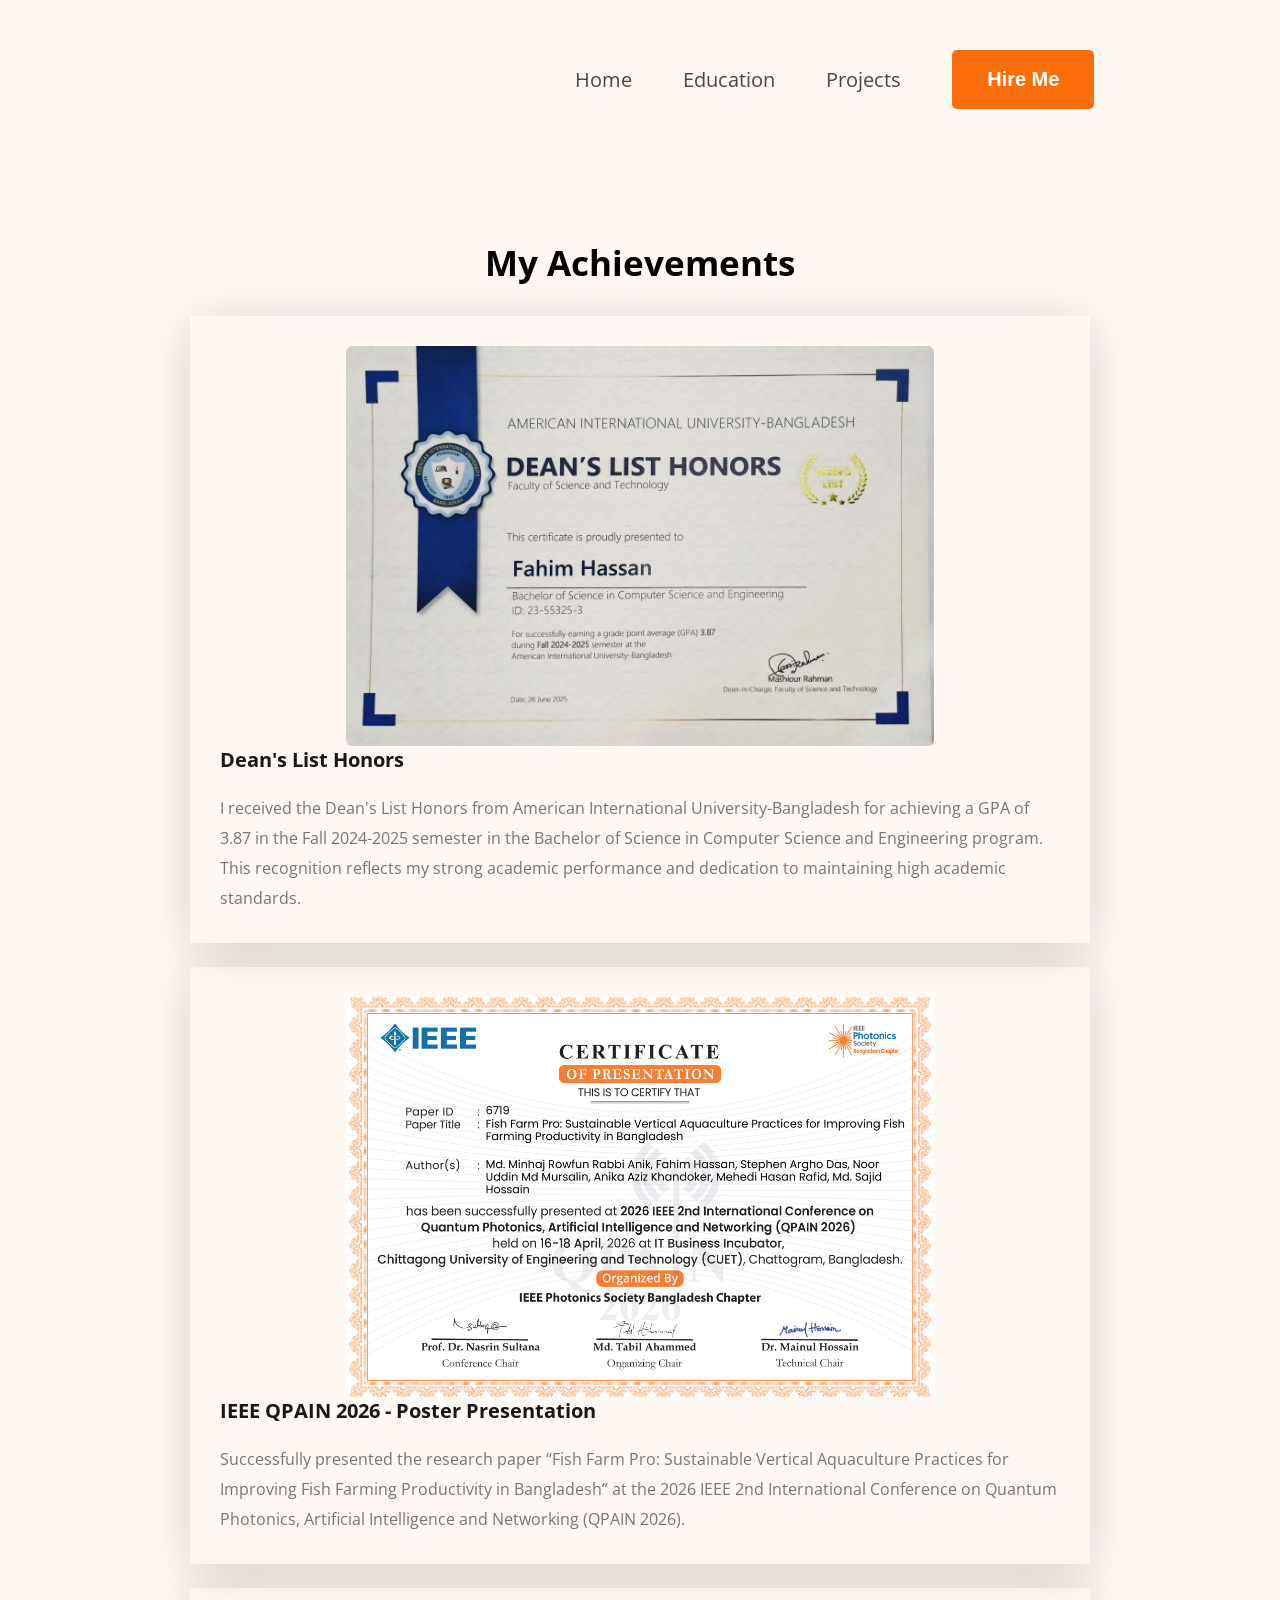
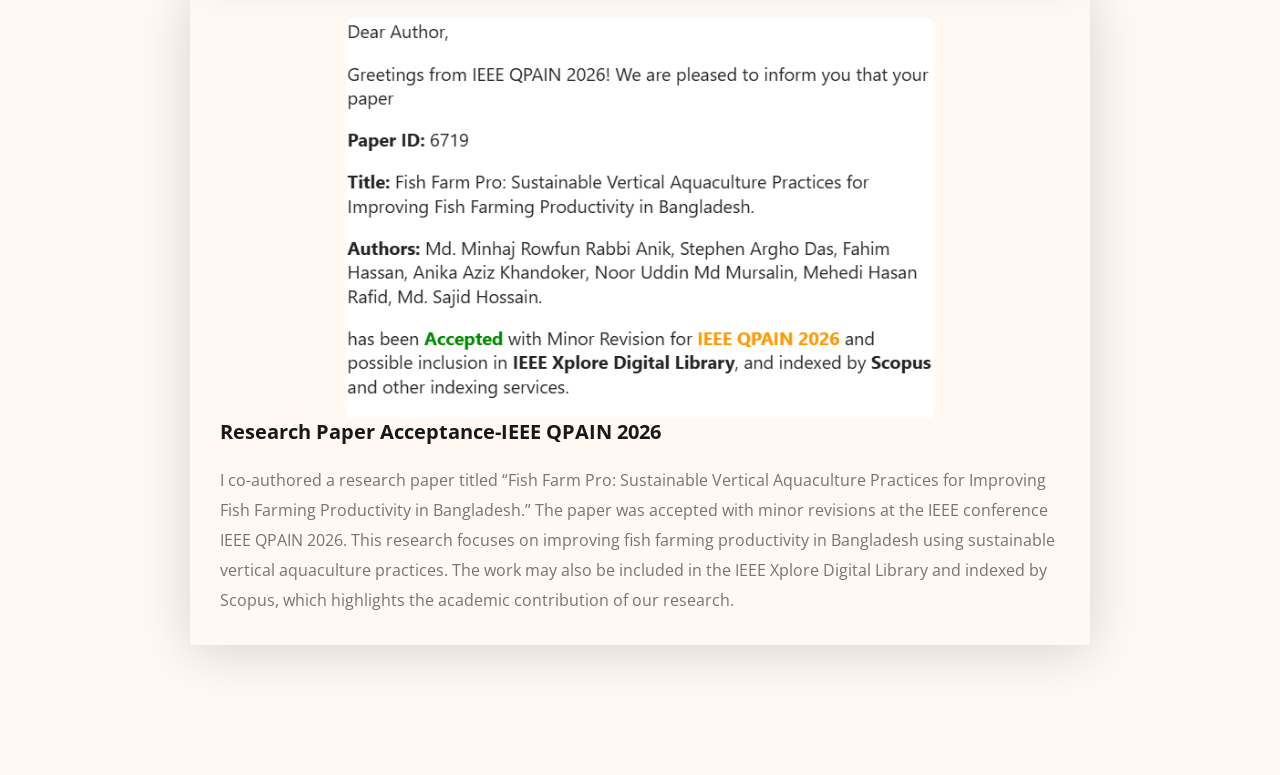
<file: achievements.html>
<!DOCTYPE html>
<html lang="en">
<head>
    <meta charset="UTF-8">
    <meta name="viewport" content="width=device-width, initial-scale=1.0">
    <title>Achievements</title>
    <link rel="preconnect" href="https://fonts.googleapis.com">
    <link rel="preconnect" href="https://fonts.gstatic.com" crossorigin>
    <link href="https://fonts.googleapis.com/css2?family=Open+Sans:ital,wght@0,300..800;1,300..800&display=swap" rel="stylesheet">
    <link rel="stylesheet" href="styles/education-card.css">
</head>
<body class="font-open-sans">
    <header>
        <nav>
                <ul class="menu">
                    <li><a href="index.html">Home</a></li>
                    <li><a href="education-card.html">Education</a></li>
                    <li><a href="projects.html">Projects</a></li>
                    <!-- <li><a href="">Achievements</a></li> -->
                    <li><a href="https://www.linkedin.com/in/fahim-hassan-341258252/"><button class="btn">Hire Me</button></a></li>
                </ul>
            
        </nav>
        
    </header>
    <section  id="skills">
        <div class="skills-container" >
            <div class="section-heading"> 
                <h2>My Achievements</h2>
                <!-- <p>Lorem ipsum dolor sit amet?</p> -->
            </div>
            <div class="skills-box">
                <div class="skill-card">
                    <img src="images/Deans.jpg" alt="">
                    <h3>Dean's List Honors</h3>
                    <p>I received the Dean's List Honors from American International University-Bangladesh for achieving a GPA of 3.87 in the Fall 2024-2025 semester in the Bachelor of Science in Computer Science and Engineering program. This recognition reflects my strong academic performance and dedication to maintaining high academic standards.</p>
                </div>
                <div class="skill-card">
                    <img src="images/QpainPoster.png" alt="">
                    <h3>IEEE QPAIN 2026 - Poster Presentation</h3>
                    <p>Successfully presented the research paper “Fish Farm Pro: Sustainable Vertical Aquaculture Practices for Improving Fish Farming Productivity in Bangladesh” at the 2026 IEEE 2nd International Conference on Quantum Photonics, Artificial Intelligence and Networking (QPAIN 2026).</p>
                </div>
                 <div class="skill-card">
                    <img src="images/IEEE_papaer.png" alt="">
                    <h3>Research Paper Acceptance-IEEE QPAIN 2026</h3>
                    <p>I co-authored a research paper titled “Fish Farm Pro: Sustainable Vertical Aquaculture Practices for Improving Fish Farming Productivity in Bangladesh.” The paper was accepted with minor revisions at the IEEE conference IEEE QPAIN 2026. This research focuses on improving fish farming productivity in Bangladesh using sustainable vertical aquaculture practices. The work may also be included in the IEEE Xplore Digital Library and indexed by Scopus, which highlights the academic contribution of our research.</p>
                </div>
                <!-- <div class="skill-card">
                    <img src="images/SSC.jpeg" alt="">
                    <h3>Secondary School Certificate (SSC)</h3>
                    <p>I completed my Secondary School Certificate (SSC) in 2019 from <strong>Shibganj Govt. Model High School, Nawabganj</strong> under the Board of Intermediate and Secondary Education, Rajshahi. I achieved a GPA of 5.00/5.00 in the Science group.</p>
                </div> -->
                <!-- <div class="skill-card">
                    <img src="images/JSC.jpeg" alt="">
                    <h3>Junior School Certificate (JSC)</h3>
                    <p>I completed my Junior School Certificate (JSC) in 2016 from <strong>Shibganj Govt. Model High School, Nawabganj</strong> under the Board of Intermediate and Secondary Education, Rajshahi. I achieved a GPA of 5.00/5.00.</p>
                </div> -->
            </div>
        </div>

    </section>
</body>
</html>
</file>
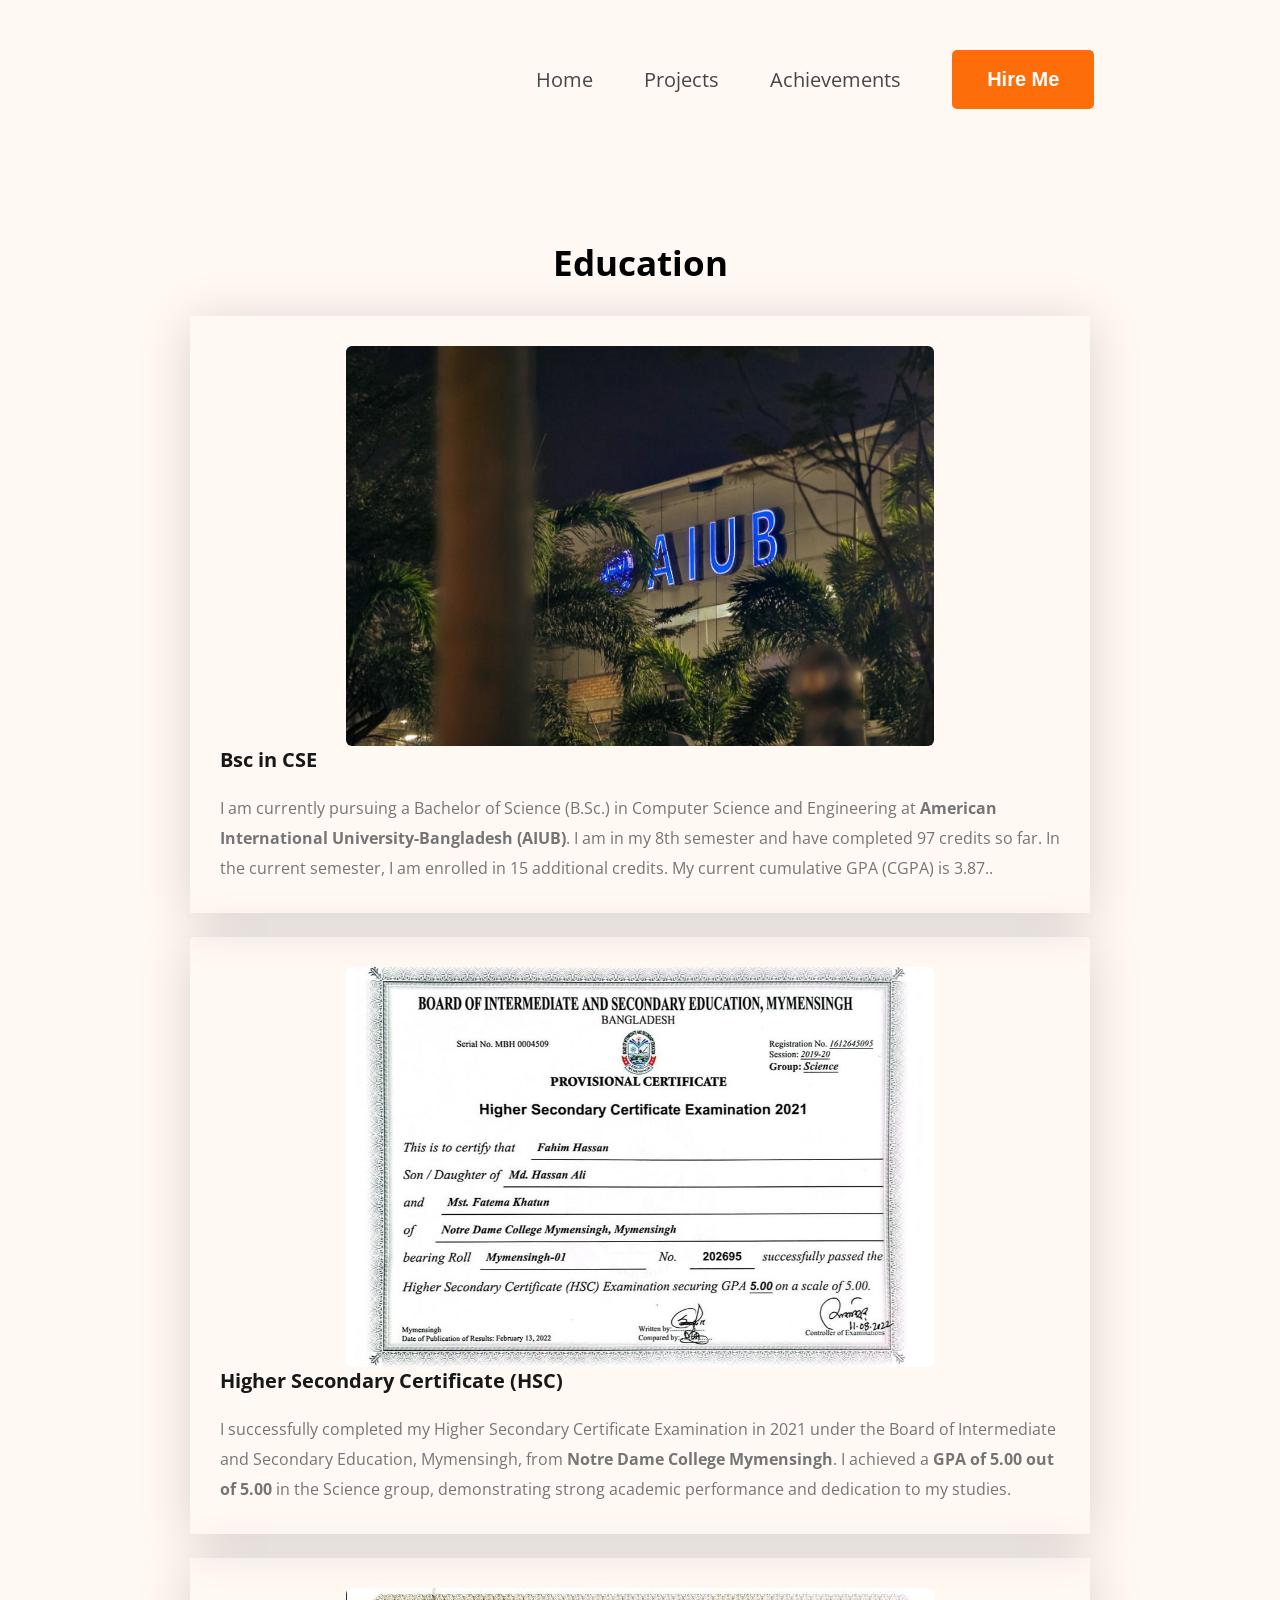
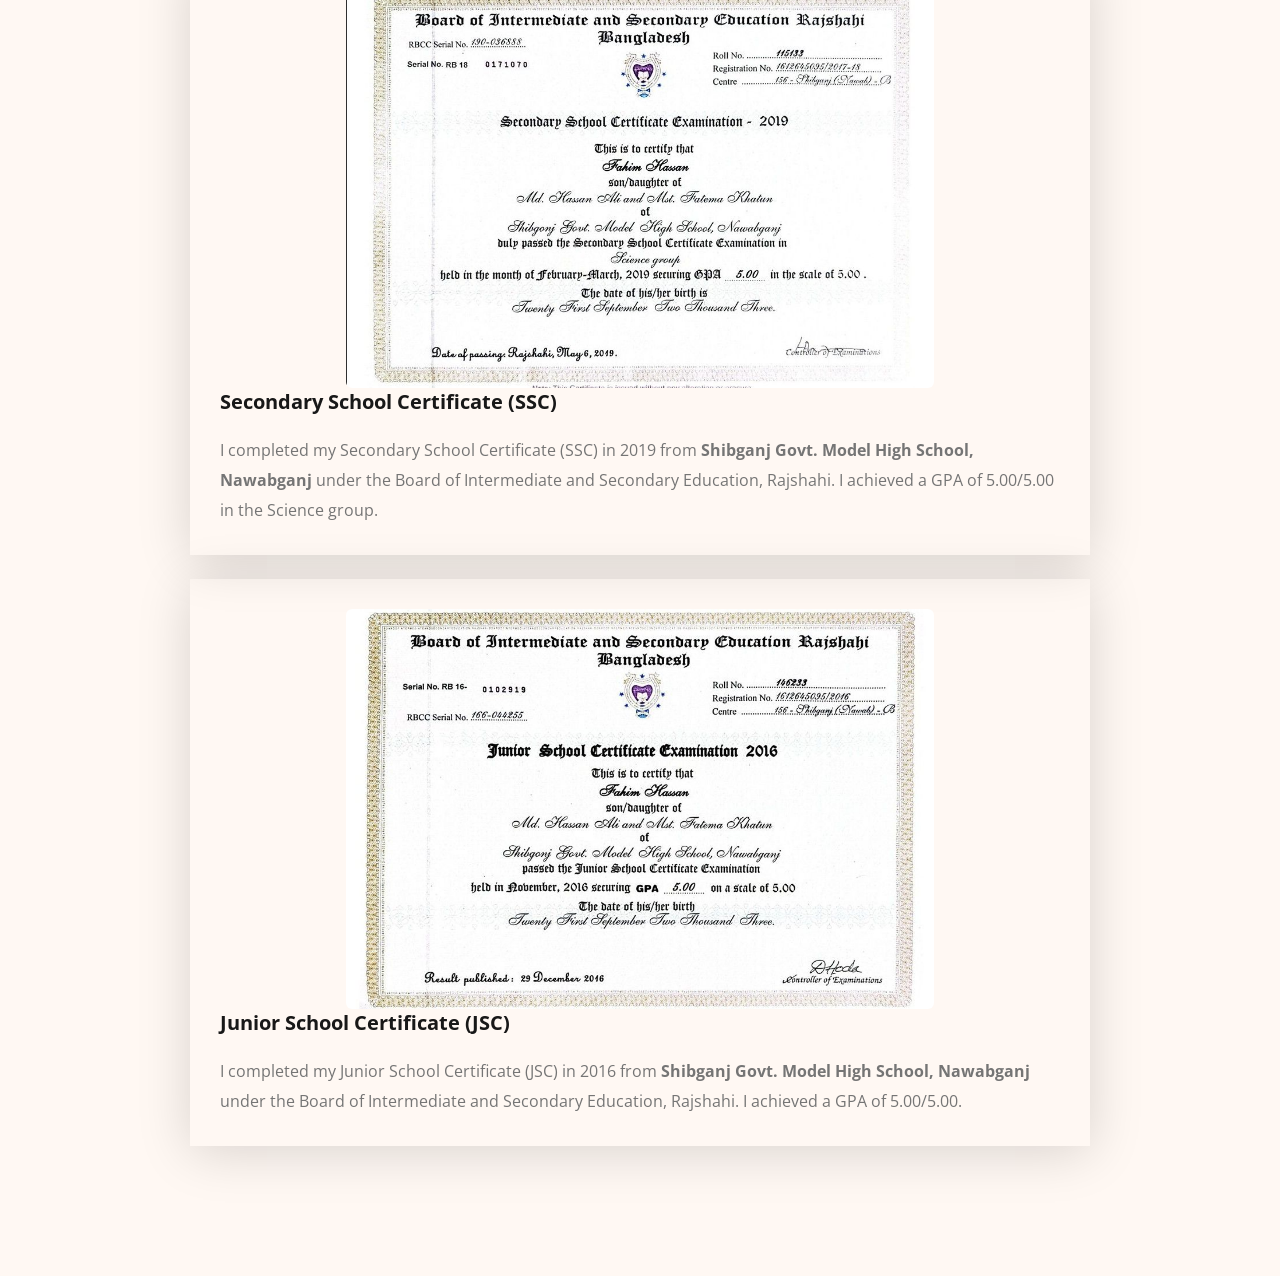
<file: education-card.html>
<!DOCTYPE html>
<html lang="en">
<head>
    <meta charset="UTF-8">
    <meta name="viewport" content="width=device-width, initial-scale=1.0">
    <title>Education</title>
    <link rel="preconnect" href="https://fonts.googleapis.com">
    <link rel="preconnect" href="https://fonts.gstatic.com" crossorigin>
    <link href="https://fonts.googleapis.com/css2?family=Open+Sans:ital,wght@0,300..800;1,300..800&display=swap" rel="stylesheet">
    <link rel="stylesheet" href="styles/education-card.css">
</head>
<body class="font-open-sans">
    <header>
        <nav>
                <ul class="menu">
                    <li><a href="index.html">Home</a></li>
                    <!-- <li><a href="education-card.html">Education</a></li> -->
                    <li><a href="projects.html">Projects</a></li>
                    <li><a href="achievements.html">Achievements</a></li>
                    <li><a href="https://www.linkedin.com/in/fahim-hassan-341258252/"><button class="btn">Hire Me</button></a></li>
                </ul>
            
        </nav>
        
    </header>
    <section  id="skills">
        <div class="skills-container" >
            <div class="section-heading"> 
                <h2>Education</h2>
                <!-- <p>Lorem ipsum dolor sit amet?</p> -->
            </div>
            <div class="skills-box">
                <div class="skill-card">
                    <img src="images/aiub.jpg" alt="">
                    <h3>Bsc in CSE</h3>
                    <p>I am currently pursuing a Bachelor of Science (B.Sc.) in Computer Science and Engineering at <strong> American International University-Bangladesh (AIUB)</strong>. I am in my 8th semester and have completed 97 credits so far. In the current semester, I am enrolled in 15 additional credits. My current cumulative GPA (CGPA) is 3.87..</p>
                </div>
                <div class="skill-card">
                    <img src="images/HSC.jpeg" alt="">
                    <h3>Higher Secondary Certificate (HSC)</h3>
                    <p>I successfully completed my Higher Secondary Certificate Examination in 2021 under the Board of Intermediate and Secondary Education, Mymensingh, from <strong>Notre Dame College Mymensingh</strong>. I achieved a <strong>GPA of 5.00 out of 5.00</strong> in the Science group, demonstrating strong academic performance and dedication to my studies.</p>
                </div>
                <div class="skill-card">
                    <img src="images/SSC.jpeg" alt="">
                    <h3>Secondary School Certificate (SSC)</h3>
                    <p>I completed my Secondary School Certificate (SSC) in 2019 from <strong>Shibganj Govt. Model High School, Nawabganj</strong> under the Board of Intermediate and Secondary Education, Rajshahi. I achieved a GPA of 5.00/5.00 in the Science group.</p>
                </div>
                <div class="skill-card">
                    <img src="images/JSC.jpeg" alt="">
                    <h3>Junior School Certificate (JSC)</h3>
                    <p>I completed my Junior School Certificate (JSC) in 2016 from <strong>Shibganj Govt. Model High School, Nawabganj</strong> under the Board of Intermediate and Secondary Education, Rajshahi. I achieved a GPA of 5.00/5.00.</p>
                </div>
            </div>
        </div>

    </section>
</body>
</html>
</file>
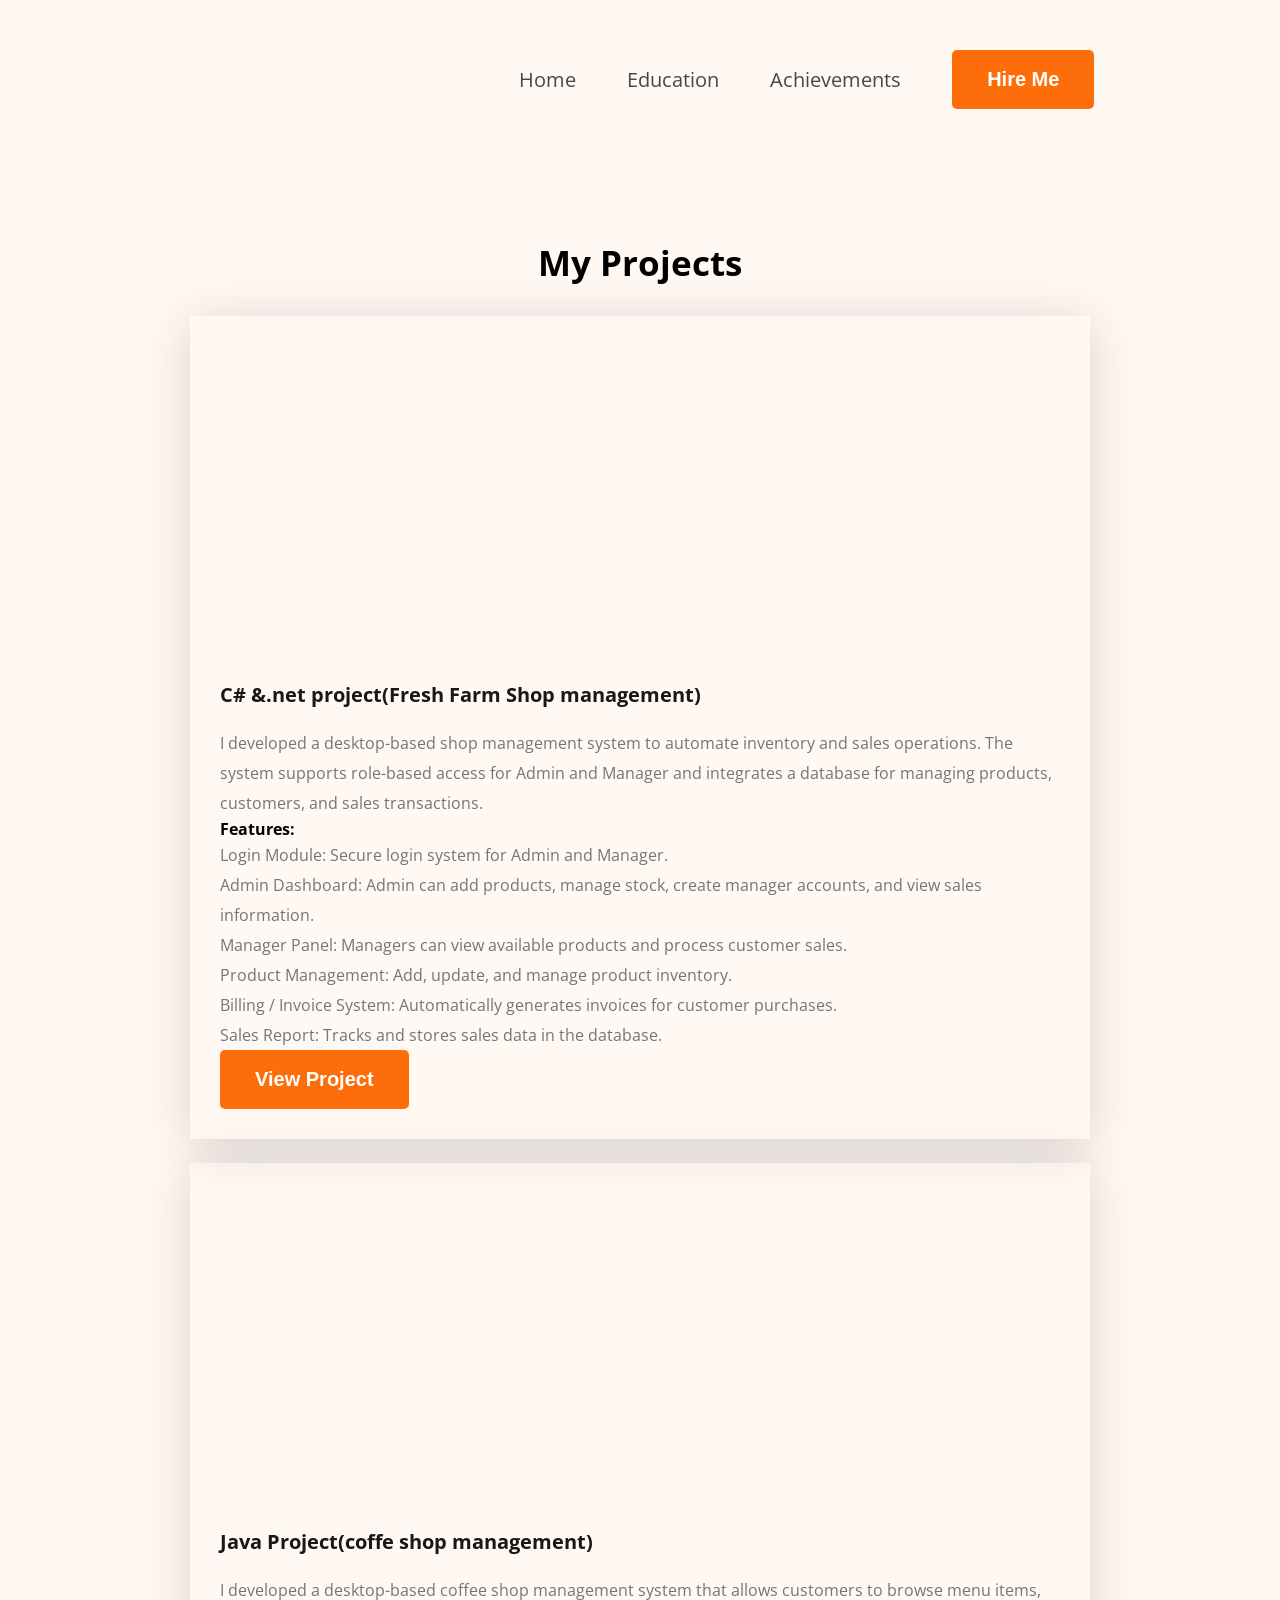
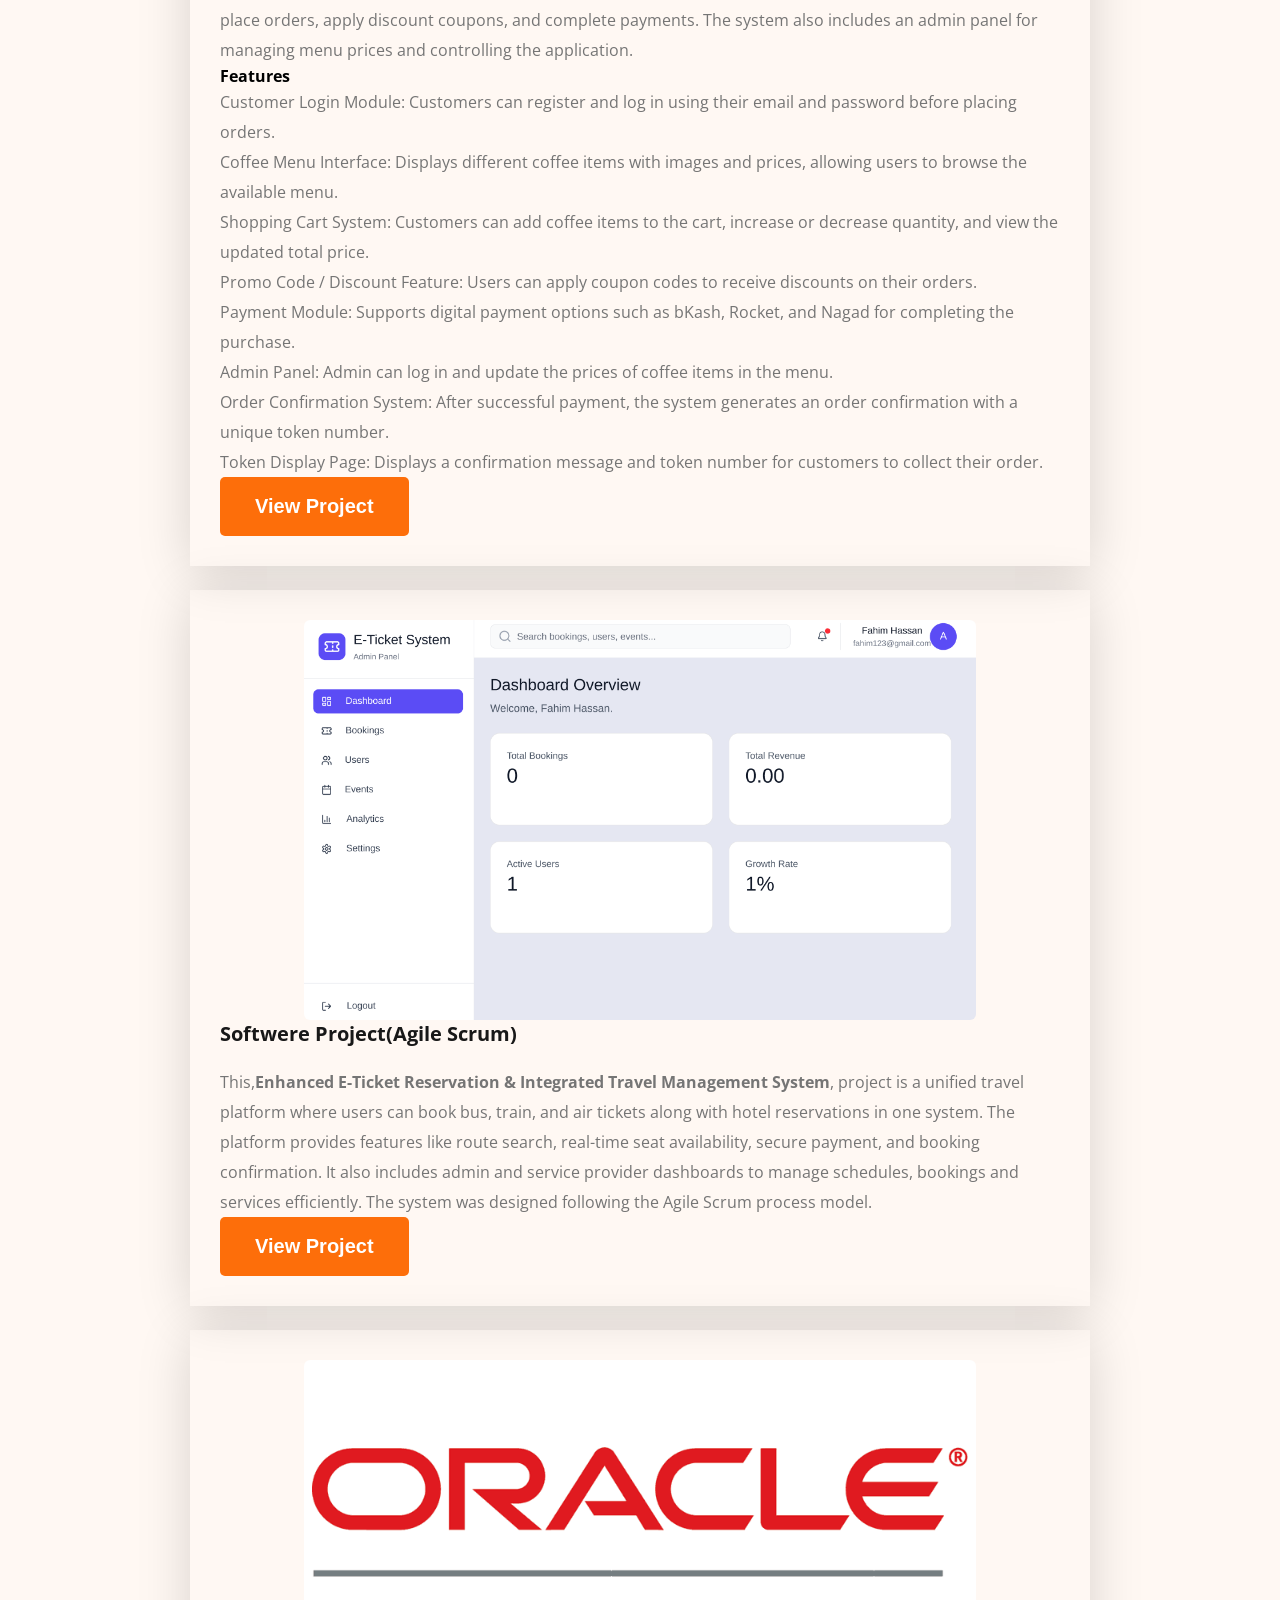
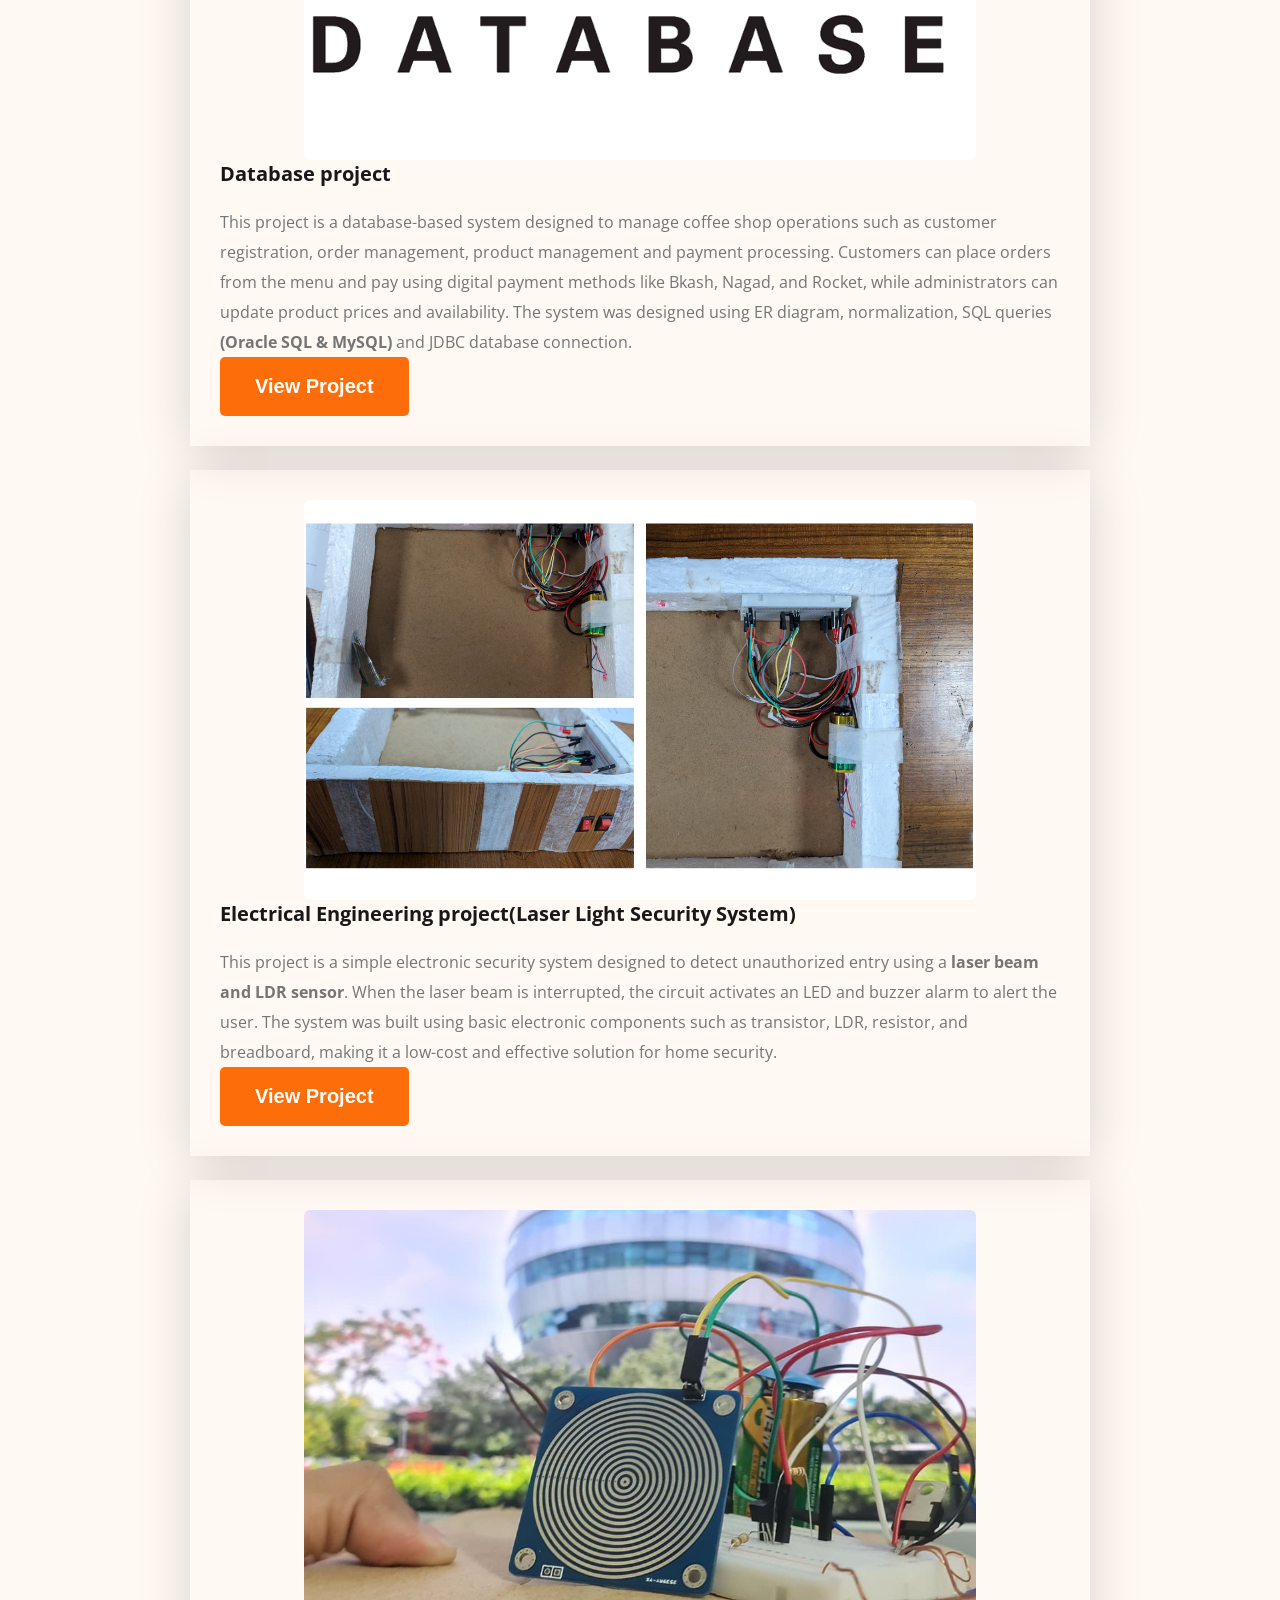
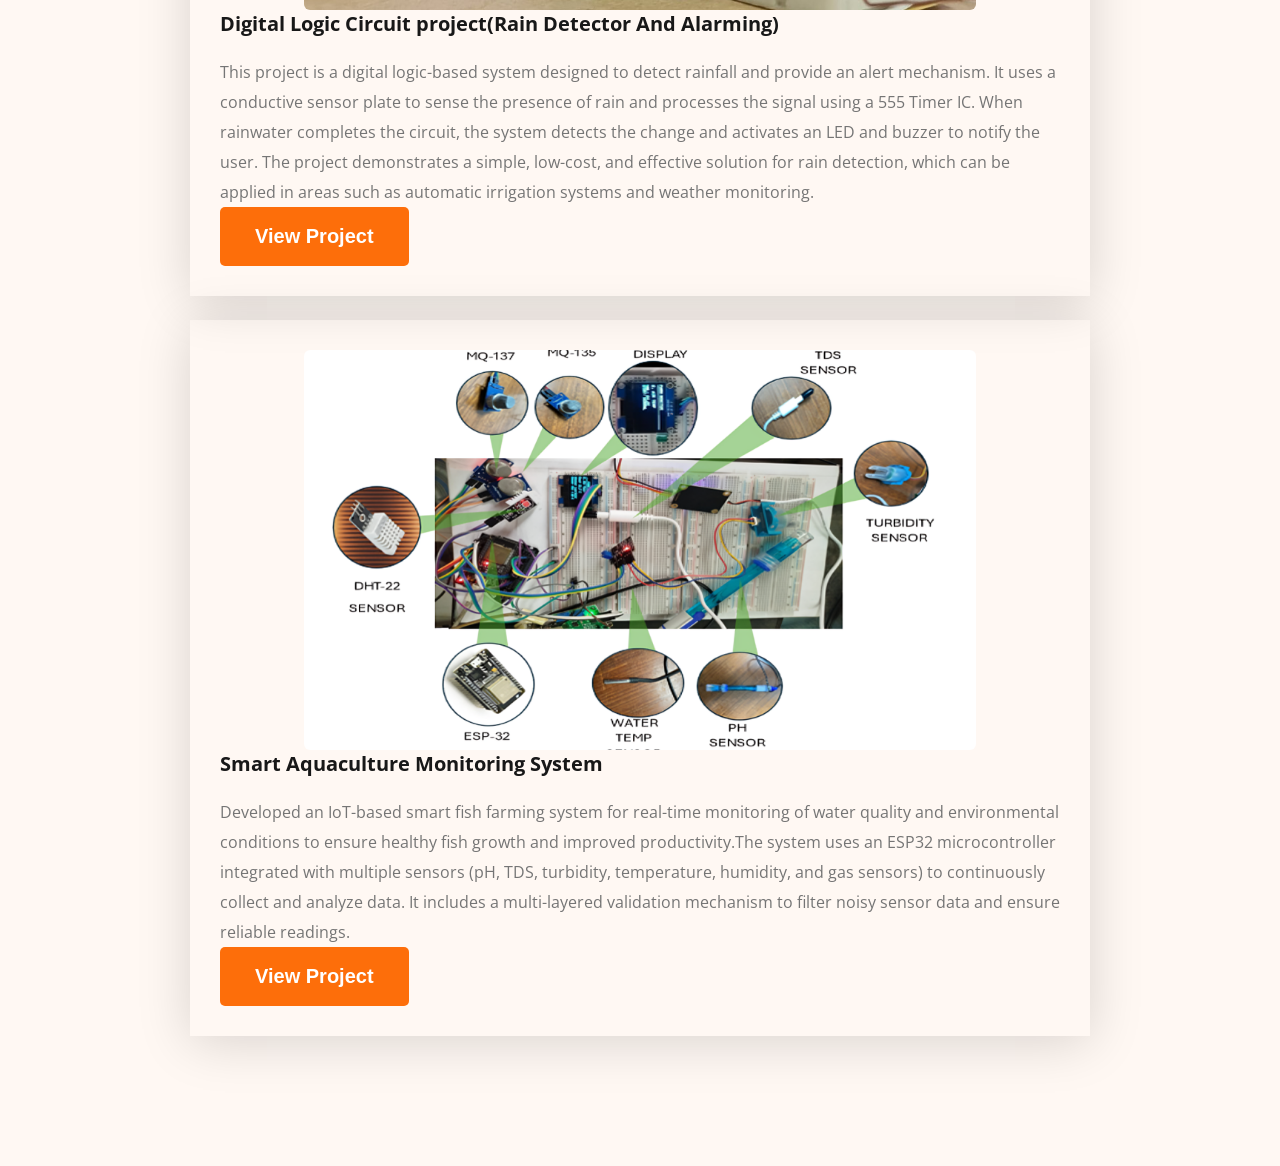
<file: projects.html>
<!DOCTYPE html>
<html lang="en">
<head>
    <meta charset="UTF-8">
    <meta name="viewport" content="width=device-width, initial-scale=1.0">
    <title>Projects</title>
    <link rel="preconnect" href="https://fonts.googleapis.com">
    <link rel="preconnect" href="https://fonts.gstatic.com" crossorigin>
    <link href="https://fonts.googleapis.com/css2?family=Open+Sans:ital,wght@0,300..800;1,300..800&display=swap" rel="stylesheet">
    <link rel="stylesheet" href="styles/projects.css">
</head>
<body class="font-open-sans">
    <header>
        <nav>
                <ul class="menu">
                    <li><a href="index.html">Home</a></li>
                    <!-- <li><a href="education-card.html">Education</a></li> -->
                    <li><a href="education-card.html">Education</a></li>
                    <li><a href="achievements.html">Achievements</a></li>
                    <li><a href="https://www.linkedin.com/in/fahim-hassan-341258252/"><button class="btn">Hire Me</button></a></li>
                </ul>
            
        </nav>
        
    </header>
    <section  id="skills">
        <div class="skills-container" >
            <div class="section-heading"> 
                <h2>My Projects</h2>
                <!-- <p></p> -->
            </div>
            <div class="skills-box">
                <div class="skill-card">
                    <!-- <img src="images/aiub.jpg" alt=""> -->
                     <iframe width="560" height="315" src="https://www.youtube.com/embed/zCIQtxOfB4A?si=4Kdxxrx7tmkljh1h" title="YouTube video player" frameborder="0" allow="accelerometer; autoplay; clipboard-write; encrypted-media; gyroscope; picture-in-picture; web-share" referrerpolicy="strict-origin-when-cross-origin" allowfullscreen></iframe>
                    <h3>C# &.net project(Fresh Farm Shop management)</h3>
                    <p>I developed a desktop-based shop management system to automate inventory and sales operations. The system supports role-based access for Admin and Manager and integrates a database for managing products, customers, and sales transactions.</p>
                    <h4>Features:</h4>
                    <p>Login Module: Secure login system for Admin and Manager.</p>
                    <p>Admin Dashboard: Admin can add products, manage stock, create manager accounts, and view sales information.</p>
                    <p>Manager Panel: Managers can view available products and process customer sales.</p>
                    <p>Product Management: Add, update, and manage product inventory.</p>
                    <p>Billing / Invoice System: Automatically generates invoices for customer purchases.</p>
                    <p>Sales Report: Tracks and stores sales data in the database.</p>
                     <div> <a href="https://github.com/FaahimHassan/AgroFarm.git"><button class="btn">View Project</button></a></div>
                </div>
                <div class="skill-card">
                    <!-- <img src="images/HSC.jpeg" alt=""> -->
                     <iframe width="560" height="315" src="https://www.youtube.com/embed/eRYhIRF9heg?si=s5Tjt0nzzFlnsLs5" title="YouTube video player" frameborder="0" allow="accelerometer; autoplay; clipboard-write; encrypted-media; gyroscope; picture-in-picture; web-share" referrerpolicy="strict-origin-when-cross-origin" allowfullscreen></iframe>
                    <h3>Java Project(coffe shop management)</h3>
                    <p>I developed a desktop-based coffee shop management system that allows customers to browse menu items, place orders, apply discount coupons, and complete payments. The system also includes an admin panel for managing menu prices and controlling the application.</p>
                    <h4>Features</h4>
                    <p>Customer Login Module: Customers can register and log in using their email and password before placing orders.</p>
                    <p>Coffee Menu Interface: Displays different coffee items with images and prices, allowing users to browse the available menu.</p>
                    <p>Shopping Cart System: Customers can add coffee items to the cart, increase or decrease quantity, and view the updated total price.</p>
                    <p>Promo Code / Discount Feature: Users can apply coupon codes to receive discounts on their orders.</p>
                    <p>Payment Module: Supports digital payment options such as bKash, Rocket, and Nagad for completing the purchase.</p>
                    <p>Admin Panel: Admin can log in and update the prices of coffee items in the menu.</p>
                    <p>Order Confirmation System: After successful payment, the system generates an order confirmation with a unique token number.</p>
                    <p>Token Display Page: Displays a confirmation message and token number for customers to collect their order.</p>
                    <div> <a href="https://github.com/FaahimHassan/CaffaCoffee.git"><button class="btn">View Project</button></a></div>
                </div>
                <div class="skill-card">
                    <img src="images/Softwere_project.png" alt="">
                    <h3>Softwere Project(Agile Scrum)</h3>
                    <p>This,<strong>Enhanced E-Ticket Reservation & Integrated Travel Management System</strong>, project is a unified travel platform where users can book bus, train, and air tickets along with hotel reservations in one system. The platform provides features like route search, real-time seat availability, secure payment, and booking confirmation. It also includes admin and service provider dashboards to manage schedules, bookings and services efficiently. The system was designed following the Agile Scrum process model.</p>
                    <div> <a href="softwere_project.html"><button class="btn">View Project</button></a></div>
                </div>
                <div class="skill-card">
                    <img src="images/oracle-database-logo.png" alt="">
                    <h3>Database project</h3>
                    <p>This project is a database-based system designed to manage coffee shop operations such as customer registration, order management, product management and payment processing. Customers can place orders from the menu and pay using digital payment methods like Bkash, Nagad, and Rocket, while administrators can update product prices and availability. The system was designed using ER diagram, normalization, SQL queries <strong>(Oracle SQL & MySQL)</strong> and JDBC database connection. </p>
                    <div> <a href="https://github.com/FaahimHassan/Database-Report.git"><button class="btn">View Project</button></a></div>
                </div>
                 <div class="skill-card">
                    <img src="images/Laser_light.png" alt="">
                    <h3>Electrical Engineering project(Laser Light Security System)</h3>
                    <p>This project is a simple electronic security system designed to detect unauthorized entry using a <strong>laser beam and LDR sensor</strong>. When the laser beam is interrupted, the circuit activates an LED and buzzer alarm to alert the user. The system was built using basic electronic components such as transistor, LDR, resistor, and breadboard, making it a low-cost and effective solution for home security. </p>
                    <div> <a href="laser_light.html"><button class="btn">View Project</button></a></div>
                </div>
                <div class="skill-card">
                    <img src="images/rainDetector.jpg" alt="">
                    <h3>Digital Logic Circuit project(Rain Detector And Alarming)</h3>
                    <p>This project is a digital logic-based system designed to detect rainfall and provide an alert mechanism. It uses a conductive sensor plate to sense the presence of rain and processes the signal using a 555 Timer IC. When rainwater completes the circuit, the system detects the change and activates an LED and buzzer to notify the user. The project demonstrates a simple, low-cost, and effective solution for rain detection, which can be applied in areas such as automatic irrigation systems and weather monitoring. </p>
                    <div> <a href="rain_detector.html"><button class="btn">View Project</button></a></div>
                </div>

                <div class="skill-card">
                    <img src="images/MicroProject.png" alt="">
                    <h3>Smart Aquaculture Monitoring System</h3>
                    <p>Developed an IoT-based smart fish farming system for real-time monitoring of water quality and environmental conditions to ensure healthy fish growth and improved productivity.The system uses an ESP32 microcontroller integrated with multiple sensors (pH, TDS, turbidity, temperature, humidity, and gas sensors) to continuously collect and analyze data. It includes a multi-layered validation mechanism to filter noisy sensor data and ensure reliable readings.</p>
                    <div> <a href="https://youtu.be/hT_VcO5adfo"><button class="btn">View Project</button></a></div>
                </div>

            </div>
        </div>

    </section>
</body>
</html>
</file>
<file: styles/education-card.css>
*{
    margin: 0;
    padding: 0;
    box-sizing: border-box;
}
/* shared style */
.font-open-sans{
  font-family: "Open Sans", sans-serif;
  font-optical-sizing: auto;
}
.logo h2{
font-size: 45px;
font-weight: 900px;
}
.color-orange{
color: #FD6E0A;
}
.btn{
  background-color: #FD6E0A;
  border: none;
  padding: 18px 35px;
  border-radius: 5px;
  font-size: 20px;
  font-weight: bold;
  color: white;
  cursor: pointer;

}
.btn:hover{background-color:green;}

.section-heading{
  max-width: 827px;
  text-align: center;
  margin: 0 auto;
}
.section-heading h2{
  font-size: 35px;
  margin-bottom: 30px;

}
.section-heading p{
  font-size: 18px;
  color: #757575;
  margin-bottom: 30px;
  line-height: 30px;

}

.text-center{
  text-align: center;
}
/* main style */
header{
  background-color: #FFF8F3;
   /* background: url("../images/developer.png"),url("../images/header_bg.png"),#FFF8F3; 
  /* background: url("../images/header_bg.png"),#FFF8F3; 
  background-position: 0 30%,bottom right;
  background-repeat: no-repeat; */
  padding-top: 50px;
  background-size: 6%, 60%;
}
nav{
  width: 71%;
  max-width: 1140px;
  /* border: 1px solid red; */
   margin: 0px auto; 
  display: flex;
  justify-content: space-between;
  /* space between ,sorboccho durotte rakhte help kore */
  align-items: center;


}
nav .menu{
  display: flex;
  list-style-type: none;
  gap: 51px;
  align-items: center;
  margin-left: auto;
}
nav .menu a{
  font-size: 20px;
  color: #474747;
  text-decoration: none;

}
#skills,#about,#resume{
    background-color: #FFF8F3;
  padding: 130px;
}
#skills .skills-container{
  width: 90%;
  max-width: 1140px;
  margin: 0 auto;
}
#skills .skills-container .skills-box{
  /* background-color: #FFF8F3; */
  /* gap: 24px; */
  display: flex;
  flex-direction: column;
  gap: 24px;
  align-items: center;

}
/* skills box er skill card gulo ke manush kora lagbe(mane design kor lagbe) */
.skills-box .skill-card{
  padding: 30px;
  /* border: 1px solid red; */
  box-shadow: 0 6px 50px 0 #00000027;
  /* box shadow te amra 4 dhoroner value use korte pari{(x axis theke kon dike sorbe),(y axis er sathe koto tuku hobe),(koto tuku blur hobe),(spred hobe koto tuku),then color diba} */
  max-width: 900px;
}
.skills-box :hover{background-color: #FFF8F3;}
/* skill card er image gulo ke size kora proyozon */
.skill-card img{
  /* max-width: 44px;
  margin-bottom: 30px; */
  width: 70%;
  height: 400px;
  object-fit: cover;
  border-radius: 6px;
  display: block;
  margin: 0 auto;
}
.skill-card h3{
  font-size: 20px;
  color: #181818;
  margin-bottom: 20px;
}
.skill-card p{
  font-size: 16px;
  color: #757575;
  /* margin-bottom: 30px; */
  line-height: 30px;
}
</file>
<file: styles/projects.css>
*{
    margin: 0;
    padding: 0;
    box-sizing: border-box;
}
/* shared style */
.font-open-sans{
  font-family: "Open Sans", sans-serif;
  font-optical-sizing: auto;
}
.logo h2{
font-size: 45px;
font-weight: 900px;
}
.color-orange{
color: #FD6E0A;
}
.btn{
  background-color: #FD6E0A;
  border: none;
  padding: 18px 35px;
  border-radius: 5px;
  font-size: 20px;
  font-weight: bold;
  color: white;
  cursor: pointer;

}
.btn:hover{background-color:green;}
.skill-card .btn:hover{
  background-color: green;
}
.section-heading{
  max-width: 827px;
  text-align: center;
  margin: 0 auto;
}
.section-heading h2{
  font-size: 35px;
  margin-bottom: 30px;

}
.section-heading p{
  font-size: 18px;
  color: #757575;
  margin-bottom: 30px;
  line-height: 30px;

}

.text-center{
  text-align: center;
}
/* main style */
header{
  background-color: #FFF8F3;
   /* background: url("../images/developer.png"),url("../images/header_bg.png"),#FFF8F3; 
  /* background: url("../images/header_bg.png"),#FFF8F3; 
  background-position: 0 30%,bottom right;
  background-repeat: no-repeat; */
  padding-top: 50px;
  background-size: 6%, 60%;
}
nav{
  width: 71%;
  max-width: 1140px;
  /* border: 1px solid red; */
   margin: 0px auto; 
  display: flex;
  justify-content: space-between;
  /* space between ,sorboccho durotte rakhte help kore */
  align-items: center;


}
nav .menu{
  display: flex;
  list-style-type: none;
  gap: 51px;
  align-items: center;
  margin-left: auto;
}
nav .menu a{
  font-size: 20px;
  color: #474747;
  text-decoration: none;

}
#skills,#about,#resume{
    background-color: #FFF8F3;
  padding: 130px;
}
#skills .skills-container{
  width: 90%;
  max-width: 1140px;
  margin: 0 auto;
}
#skills .skills-container .skills-box{
  /* background-color: #FFF8F3; */
  /* gap: 24px; */
  display: flex;
  flex-direction: column;
  gap: 24px;
  align-items: center;

}
/* skills box er skill card gulo ke manush kora lagbe(mane design kor lagbe) */
.skills-box .skill-card{
  padding: 30px;
  /* border: 1px solid red; */
  box-shadow: 0 6px 50px 0 #00000027;
  /* box shadow te amra 4 dhoroner value use korte pari{(x axis theke kon dike sorbe),(y axis er sathe koto tuku hobe),(koto tuku blur hobe),(spred hobe koto tuku),then color diba} */
  max-width: 900px;
}
.skills-box :hover{background-color: #FFF8F3;}
/* skill card er image gulo ke size kora proyozon */
.skill-card img{
  /* max-width: 44px;
  margin-bottom: 30px; */
  width: 80%;
  height: 400px;
  object-fit: cover;
  border-radius: 6px;
  display: block;
  margin: 0 auto;
}
 .skill-card iframe{
  width: 80%;
  height: 315px;
  display: block;
  margin: 0 auto 20px;
  border-radius: 6px;
} 

.skill-card h3{
  font-size: 20px;
  color: #181818;
  margin-bottom: 20px;
}
.skill-card p{
  font-size: 16px;
  color: #757575;
  /* margin-bottom: 30px; */
  line-height: 30px;
}
</file>
